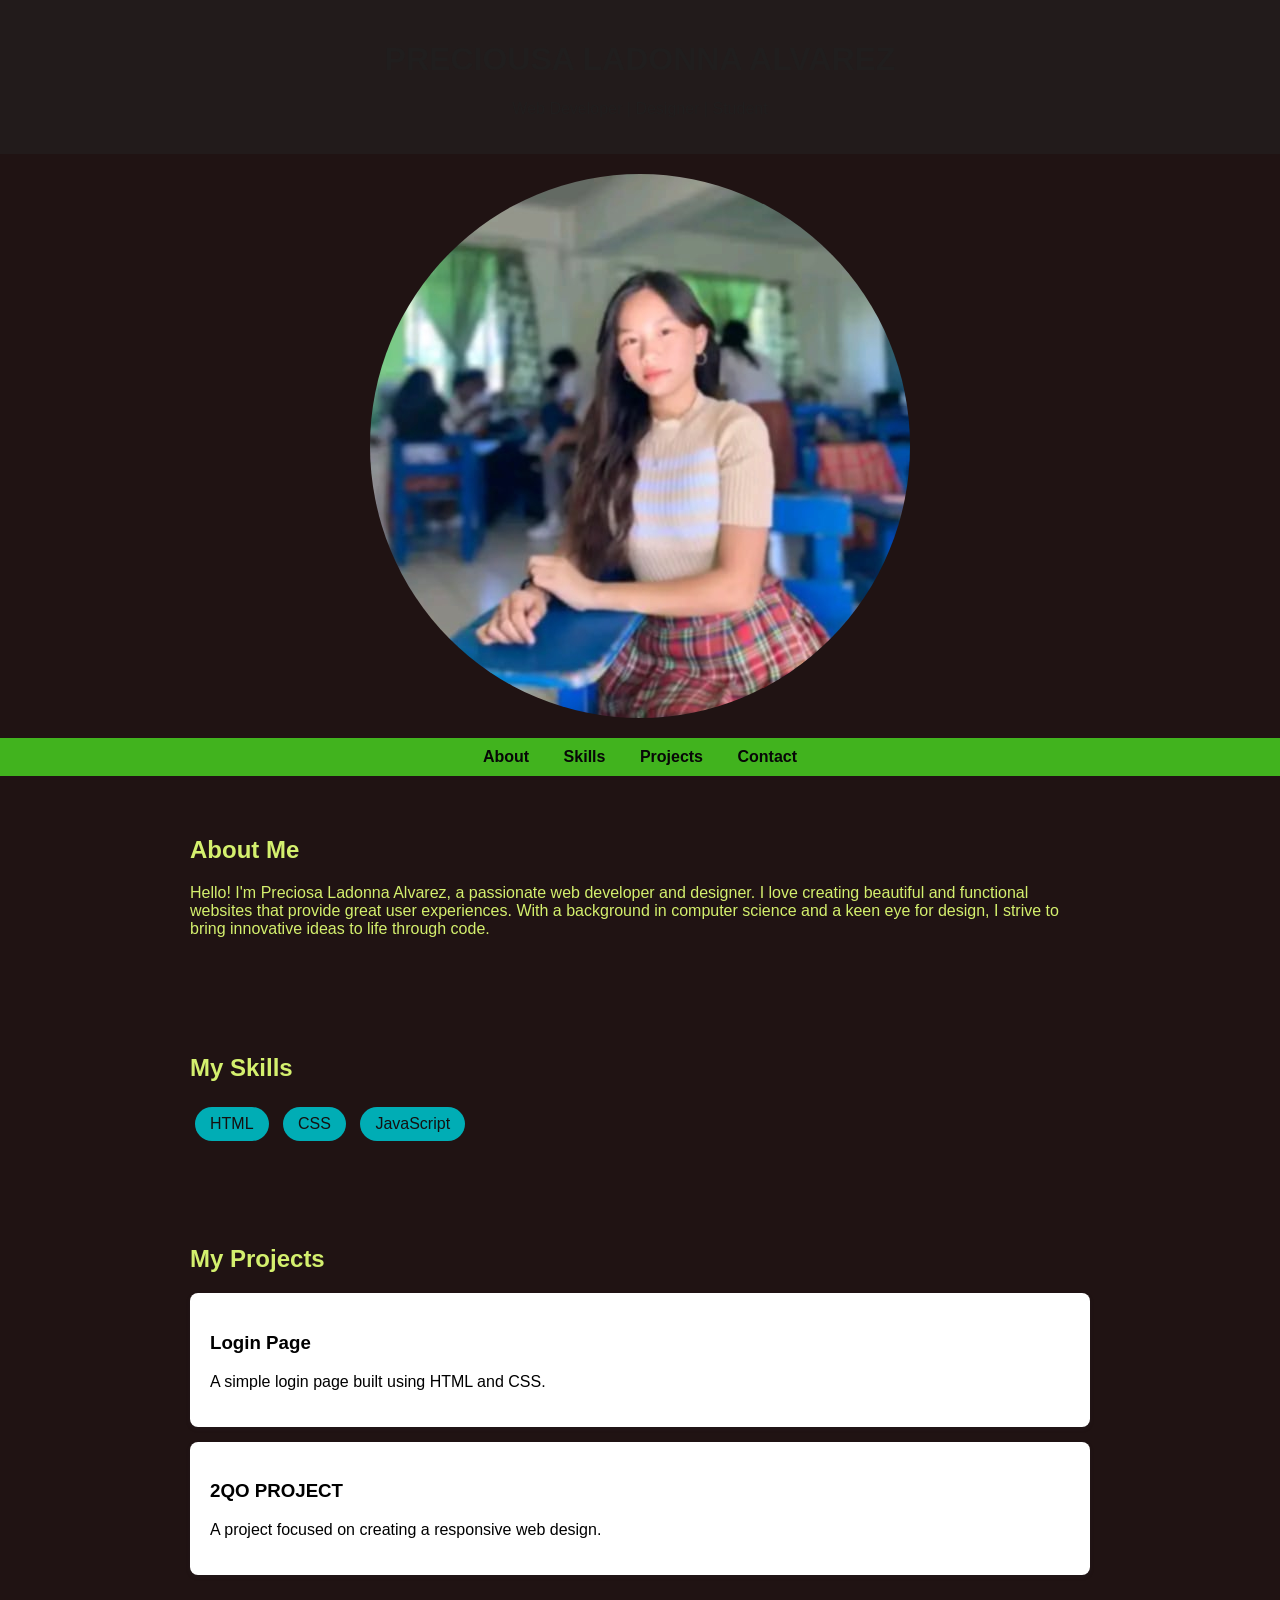
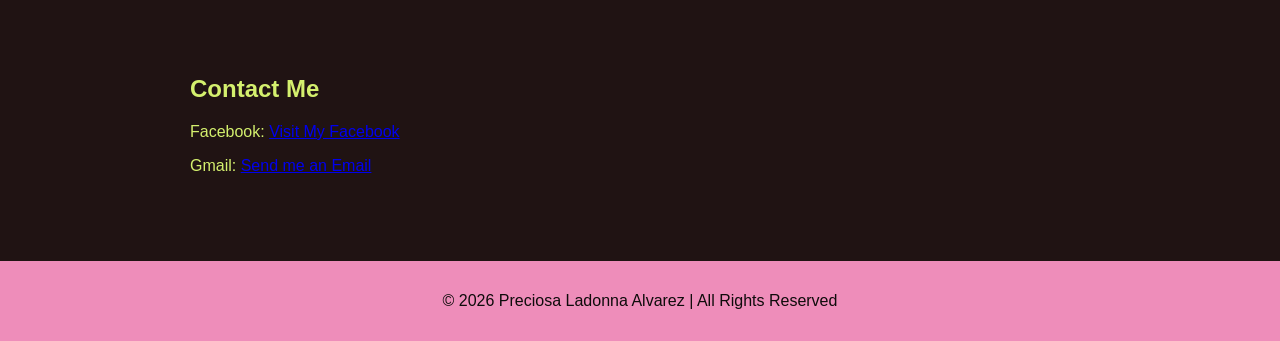
<file: index.html>
<!DOCTYPE html>
<html lang="en">
<head>
<meta charset="UTF-8">
<meta name="viewport" content="width=device-width, initial-scale=1.0">
<title>My Portfolio</title>

<style>
body{
    margin:0;
    font-family:Arial, sans-serif;
    background:#201313;
}

/* Header */
header{                
    background:#221b1b;
    color:#201e1e;
    padding:20px;
    text-align:center;
}

/* Navigation */
nav{
    background:#41b31e;
    padding:10px;
    text-align:center;
}

nav a{
    color:#070707;
    margin:0 15px;
    text-decoration:none;
    font-weight:bold;
}

nav a:hover{
    color:#00adb5;
}

/* Section */
section{
    padding:40px;
    max-width:900px;
    margin:auto;
    color:rgb(212, 240, 110);
}

/* Skills */
.skills span{
    background:#00adb5;
    color:rgb(20, 16, 16);
    padding:8px 15px;
    margin:5px;
    display:inline-block;
    border-radius:20px;
}

/* Projects */
.project{
    background:rgb(255, 255, 255);
    padding:20px;
    margin-top:15px;
    border-radius:8px;
    box-shadow:0 2px 5px rgba(53,60,80,0.1);
}

/* Image */
img{
    display:block;
    margin:20px auto;
    border-radius:50%;
}

/* Footer */
footer{
    background:#ee8dba;
    color:rgb(14, 11, 11);
    text-align:center;
    padding:15px;
    margin-top:30px;
}
.project a{
text-decoration:none;
color:black;
display:block;
}
</style>

</head>
<body>

<header>
<h1>PRECIOUSA LADONNA ALVAREZ</h1>
<p>Web Developer | Designer | Student</p>
</header>

<img src="my photo.jpg" alt="Akong hulagway">

<nav>
<a href="#about">About</a>
<a href="#skills">Skills</a>
<a href="#projects">Projects</a>
<a href="#contact">Contact</a>
</nav>

<section id="about">
<h2>About Me</h2>
<p>Hello! I'm Preciosa Ladonna Alvarez, a passionate web developer and designer. I love creating beautiful and functional websites that provide great user experiences. With a background in computer science and a keen eye for design, I strive to bring innovative ideas to life through code.</p>
</section>

<section id="skills">
<h2>My Skills</h2>
<div class="skills">
<span>HTML</span>
<span>CSS</span>
<span>JavaScript</span>
</div>
</section>

<section id="projects">
<h2>My Projects</h2>

<div class="project">
<a href="loginpage.html">
<h3>Login Page</h3>
<p>A simple login page built using HTML and CSS.</p>
</a>
</div>

<div class="project">
<a href="2QO.html">
<h3>2QO PROJECT</h3>
<p>A project focused on creating a responsive web design.</p>
</a>
</div>

</section>

<section id="contact">
<h2>Contact Me</h2>

<p>
Facebook: 
<a href="https://www.facebook.com/yourfacebook" target="_blank">
Visit My Facebook
</a>
</p>

<p>
Gmail: 
<a href="mailto:yourgmail@gmail.com">
Send me an Email
</a>
</p>


</section>

<footer>
<p>© 2026 Preciosa Ladonna Alvarez | All Rights Reserved</p>
</footer>

</body>

</html>
</file>
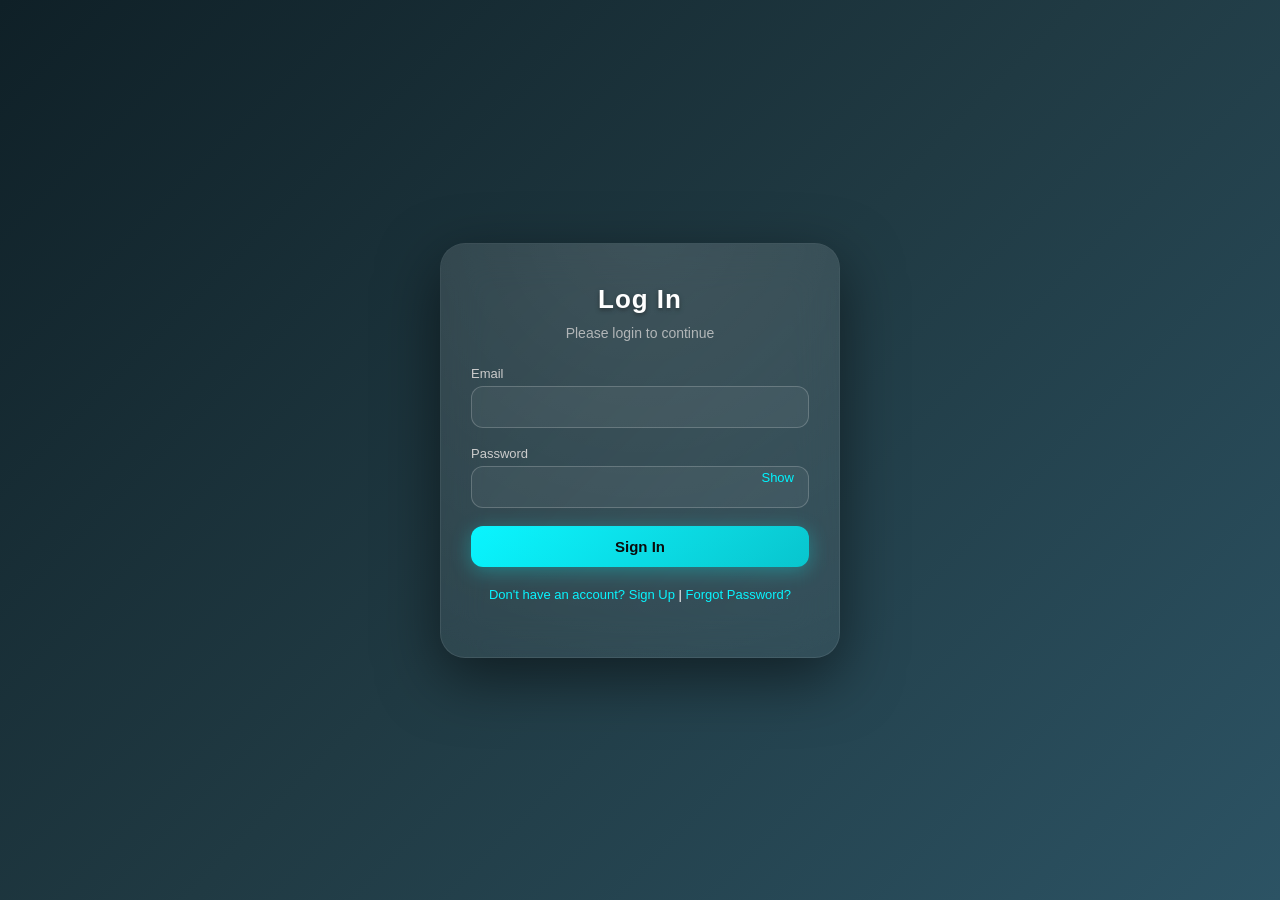
<file: loginpage.html>
<!DOCTYPE html>
<html lang="en">
<head>
<meta charset="UTF-8">
<meta name="viewport" content="width=device-width, initial-scale=1.0">
<title>Professional Login & Signup</title>

<style>
*{
    margin:0;
    padding:0;
    box-sizing:border-box;
    font-family:"Segoe UI",sans-serif;
}

body{
    height:100vh;
    display:flex;
    justify-content:center;
    align-items:center;
    background:linear-gradient(135deg,#0f2027,#203a43,#2c5364);
    color:white;
}

.container{
    width:100%;
    max-width:400px;
    background:rgba(255, 255, 255, 0.05);
    backdrop-filter: blur(20px);
    border-radius:25px;
    padding:40px 30px;
    box-shadow: 0 20px 60px rgba(0,0,0,0.5);
    position: relative;
    overflow: hidden;
    border: 1px solid rgba(255,255,255,0.1);
    transition: all 0.3s ease;
}

.container::before {
    content:"";
    position:absolute;
    width:200%;
    height:200%;
    background:radial-gradient(circle at 30% 30%, rgba(255,255,255,0.1), transparent 70%);
    top:-50%;
    left:-50%;
    transform: rotate(45deg);
    pointer-events:none;
    animation: moveGradient 10s linear infinite;
}

@keyframes moveGradient{
    0%{transform: rotate(0deg) translate(0,0);}
    50%{transform: rotate(45deg) translate(10px,10px);}
    100%{transform: rotate(0deg) translate(0,0);}
}

h2{
    text-align:center;
    margin-bottom:10px;
    font-size:26px;
    color:#fff;
    letter-spacing:1px;
    text-shadow: 0 2px 4px rgba(0,0,0,0.5);
}

p{
    text-align:center;
    font-size:14px;
    margin-bottom:25px;
    opacity:0.8;
    color:#d0d0d0;
}

.input-group{
    margin-bottom:18px;
    position:relative;
}

label{
    display:block;
    margin-bottom:5px;
    font-size:13px;
    color:#ccc;
}

input{
    width:100%;
    padding:12px 45px 12px 12px;
    border-radius:12px;
    border:1px solid rgba(255,255,255,0.2);
    outline:none;
    background: rgba(255,255,255,0.05);
    color:#fff;
    font-size:14px;
    transition: all 0.3s ease;
}

input::placeholder{
    color: rgba(255,255,255,0.6);
}

input:focus{
    border-color:#00f5ff;
    box-shadow: 0 0 12px rgba(0,245,255,0.3);
}

button{
    width:100%;
    padding:12px;
    border:none;
    border-radius:12px;
    background: linear-gradient(135deg,#00f5ff,#00c3cc);
    font-weight:bold;
    cursor:pointer;
    font-size:15px;
    transition: all 0.3s ease;
    box-shadow: 0 4px 20px rgba(0,255,255,0.3);
}

button:hover{
    transform: translateY(-2px);
    box-shadow: 0 6px 25px rgba(0,255,255,0.5);
    opacity:0.95;
}

.toggle{
    position:absolute;
    right:15px;
    top:50%;
    transform: translateY(-50%);
    cursor:pointer;
    font-size:13px;
    color:#00f5ff;
    font-weight:500;
}

.links{
    margin-top:20px;
    text-align:center;
    font-size:13px;
}

.links a{
    color:#00f5ff;
    cursor:pointer;
    text-decoration:none;
    font-weight:500;
    transition: all 0.3s ease;
}

.links a:hover{
    text-decoration:underline;
    color:#00c3cc;
}

.message{
    margin-top:15px;
    text-align:center;
    font-size:13px;
}

.success{color:#22c55e;}
.error{color:#ff4d4d;}

.hidden{
    display:none;
    animation: fadeIn 0.3s ease-in-out;
}

@keyframes fadeIn{
    from{opacity:0; transform: translateY(10px);}
    to{opacity:1; transform: translateY(0);}
}

/* Forgot Password Modal */
.modal-bg{
    position:fixed;
    top:0;
    left:0;
    width:100%;
    height:100%;
    background: rgba(0,0,0,0.7);
    display:flex;
    justify-content:center;
    align-items:center;
    z-index:1000;
    display:none;
}

.modal{
    background: rgba(255,255,255,0.05);
    backdrop-filter: blur(20px);
    padding:25px 20px;
    border-radius:20px;
    width:300px;
    text-align:center;
    border:1px solid rgba(255,255,255,0.1);
}

.modal h3{
    margin-bottom:15px;
    font-size:20px;
    color:#fff;
}

.modal input{
    margin-bottom:15px;
}

.modal button{
    margin-bottom:10px;
}

.modal .links{
    margin-top:10px;
}
</style>
</head>
<body>

<div class="container">

<!-- LOGIN -->
<div id="loginSection">
<h2>Log In</h2>
<p>Please login to continue</p>

<div class="input-group">
<label>Email</label>
<input type="email" id="loginEmail" required>
</div>

<div class="input-group">
<label>Password</label>
<input type="password" id="loginPassword" required>
<span class="toggle" onclick="togglePassword('loginPassword')">Show</span>
</div>

<button onclick="login()">Sign In</button>

<div class="links">
<a onclick="showSignup()">Don't have an account? Sign Up</a> | 
<a onclick="showForgotModal()">Forgot Password?</a>
</div>

<div class="message" id="loginMsg"></div>
</div>

<!-- SIGNUP -->
<div id="signupSection" class="hidden">
<h2>Create Account</h2>
<p>Register to get started</p>

<div class="input-group">
<label>Email</label>
<input type="email" id="signupEmail" required>
</div>

<div class="input-group">
<label>Password</label>
<input type="password" id="signupPassword" required>
<span class="toggle" onclick="togglePassword('signupPassword')">Show</span>
</div>

<button onclick="signup()">Create Account</button>

<div class="links">
<a onclick="showLogin()">Back to Login</a>
</div>

<div class="message" id="signupMsg"></div>
</div>

</div>

<!-- Forgot Password Modal -->
<div class="modal-bg" id="forgotModal">
<div class="modal">
<h3>Reset Password</h3>
<input type="email" id="forgotEmail" placeholder="Enter your registered email">
<input type="password" id="forgotNewPassword" placeholder="Enter new password">
<button onclick="resetPassword()">Reset Password</button>
<div class="links">
<a onclick="closeForgotModal()">Cancel</a> | 
<a onclick="showSignup();closeForgotModal();">No account? Sign Up</a>
</div>
</div>
</div>

<script>
function togglePassword(id){
    const input=document.getElementById(id);
    input.type=input.type==="password"?"text":"password";
}

function showSignup(){
    document.getElementById("loginSection").classList.add("hidden");
    document.getElementById("signupSection").classList.remove("hidden");
}

function showLogin(){
    document.getElementById("signupSection").classList.add("hidden");
    document.getElementById("loginSection").classList.remove("hidden");
}

// Signup & Login functions
function signup(){
    const email=document.getElementById("signupEmail").value.trim();
    const password=document.getElementById("signupPassword").value.trim();
    const msg=document.getElementById("signupMsg");

    msg.textContent="";
    msg.className="message";

    if(!email||!password){
        msg.textContent="Please fill all fields.";
        msg.classList.add("error");
        return;
    }

    localStorage.setItem("userEmail",email);
    localStorage.setItem("userPassword",password);

    msg.textContent="Account created successfully!";
    msg.classList.add("success");

    setTimeout(showLogin,1500);
}

function login(){
    const email=document.getElementById("loginEmail").value.trim();
    const password=document.getElementById("loginPassword").value.trim();
    const msg=document.getElementById("loginMsg");

    msg.textContent="";
    msg.className="message";

    const savedEmail=localStorage.getItem("userEmail");
    const savedPassword=localStorage.getItem("userPassword");

    if(email===savedEmail && password===savedPassword){
        msg.textContent="Login successful!";
        msg.classList.add("success");
    }else{
        msg.textContent="Invalid email or password.";
        msg.classList.add("error");
    }
}

// Show/hide Forgot Password Modal
function showForgotModal(){
    document.getElementById("forgotModal").style.display="flex";
}

function closeForgotModal(){
    document.getElementById("forgotModal").style.display="none";
}

// Reset password
function resetPassword(){
    const savedEmail = localStorage.getItem("userEmail");
    const emailInput = document.getElementById("forgotEmail").value.trim();
    const newPassword = document.getElementById("forgotNewPassword").value.trim();

    if(!savedEmail){
        alert("No account found. Please create an account first.");
        return;
    }

    if(emailInput !== savedEmail){
        alert("Email does not match our records.");
        return;
    }

    if(!newPassword || newPassword.length < 6){
        alert("Password must be at least 6 characters.");
        return;
    }

    localStorage.setItem("userPassword", newPassword);
    alert("Password reset successfully! You can now login with your new password.");
    closeForgotModal();
}
</script>

</body>
</html>
</file>
